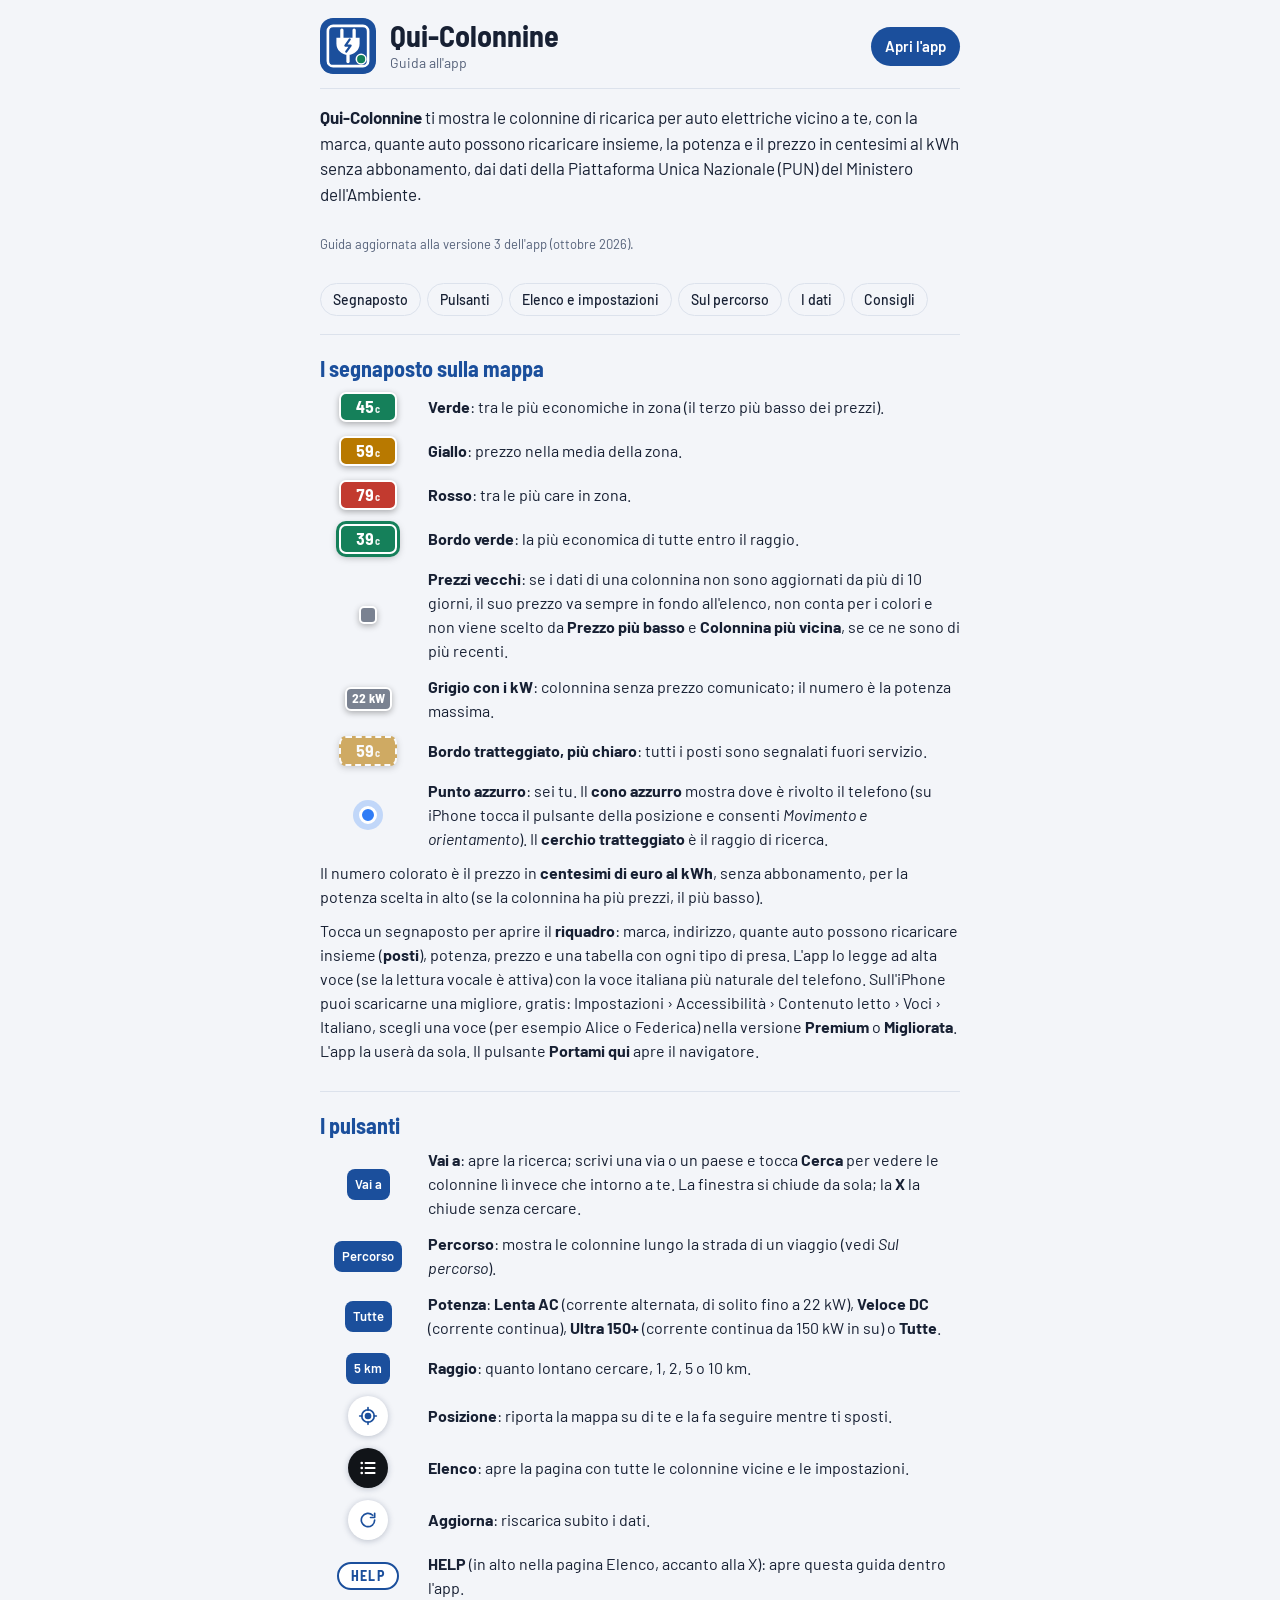
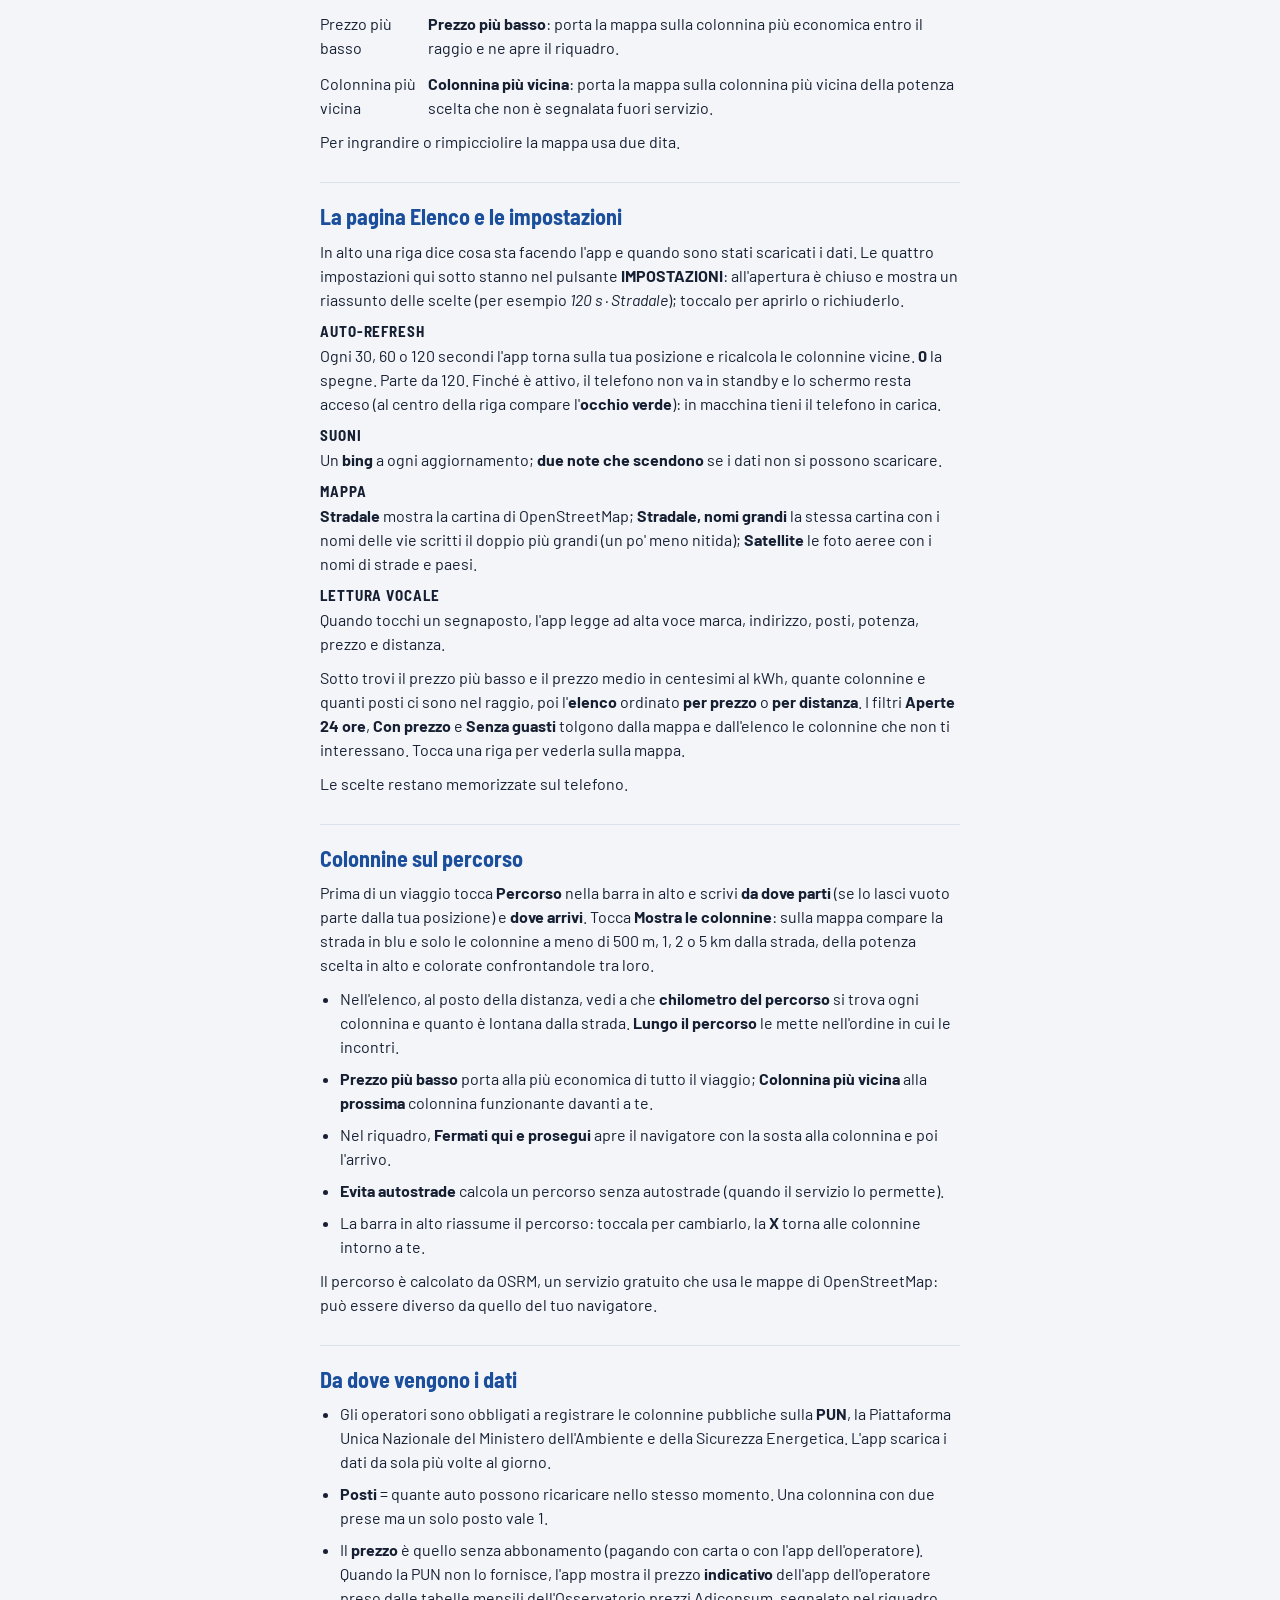
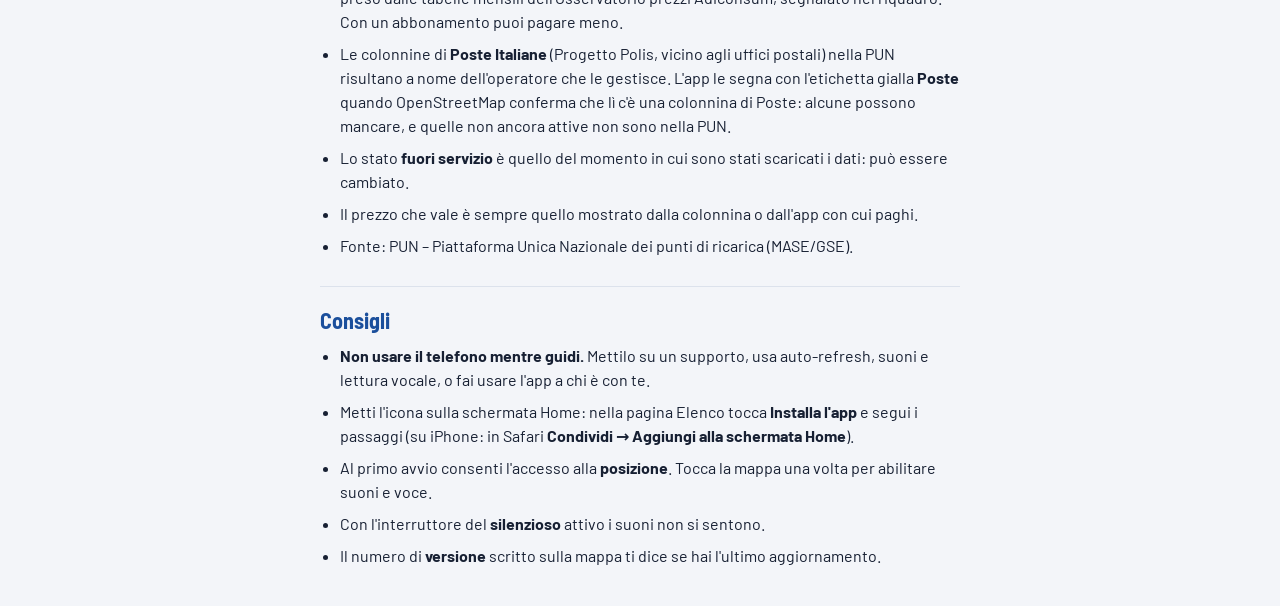
<file: guida.html>
<!doctype html>
<html lang="it">
<head>
  <meta charset="utf-8">
  <meta name="viewport" content="width=device-width, initial-scale=1, viewport-fit=cover">
  <title>Guida a Qui-Colonnine</title>
  <meta name="description" content="Come si usa Qui-Colonnine: segnaposto, pulsanti, elenco, impostazioni e provenienza dei dati">
  <meta name="theme-color" content="#1b4f9c">
  <link rel="icon" href="favicon-64.png" type="image/png">
  <link rel="apple-touch-icon" href="apple-touch-icon.png">
  <link rel="preconnect" href="https://fonts.googleapis.com">
  <link rel="preconnect" href="https://fonts.gstatic.com" crossorigin>
  <link rel="stylesheet" href="https://fonts.googleapis.com/css2?family=Barlow+Semi+Condensed:wght@600;700&family=Barlow:wght@400;500;600&display=swap">
  <style>
:root {
  --blu: #1b4f9c;
  --blu-scuro: #143c78;
  --libero: #15805a;
  --attenzione: #b87900;
  --pieno: #c23a2f;
  --osm: #5a6a86;
  --grigio: #7a8291;
  --bg: #f3f5f9;
  --superficie: #ffffff;
  --testo: #172033;
  --testo-2: #56627a;
  --bordo: #dce2ec;
  --ombra: 0 6px 24px rgba(20, 35, 70, .16);
  --font-display: "Barlow Semi Condensed", "Arial Narrow", system-ui, sans-serif;
  --font-body: "Barlow", system-ui, -apple-system, "Segoe UI", Roboto, sans-serif;
  --r: 14px;
  --su-colore: #ffffff;
  --barra: #1b4f9c;
  color-scheme: light;
}
@media (prefers-color-scheme: dark) {
  :root {
    --blu: #4f86dc;
    --blu-scuro: #3a6fc2;
    --libero: #3fbf8a;
    --attenzione: #e3a82d;
    --pieno: #ec6a5f;
    --osm: #93a2bf;
    --grigio: #8e97a6;
    --bg: #0f1522;
    --superficie: #182132;
    --testo: #e8edf6;
    --testo-2: #9eabc2;
    --bordo: #2a3650;
    --ombra: 0 6px 24px rgba(0, 0, 0, .45);
    --su-colore: #0c1220;
    --barra: #19386a;
    color-scheme: dark;
  }
  .mappa:not(.satellite) .leaflet-tile-pane { filter: brightness(.72) contrast(1.1) saturate(.7); }
}

* { box-sizing: border-box; }
html, body { height: 100%; margin: 0; }
body {
  background: var(--bg);
  color: var(--testo);
  font: 15px/1.4 var(--font-body);
  -webkit-font-smoothing: antialiased;
}
[hidden] { display: none !important; }
.sr-only { position: absolute; width: 1px; height: 1px; overflow: hidden; clip: rect(0 0 0 0); white-space: nowrap; }
button { font: inherit; color: inherit; cursor: pointer; }
:focus-visible { outline: 3px solid var(--blu); outline-offset: 2px; }
.mk {
  display: grid; place-items: center;
  width: 30px; height: 30px; border-radius: 7px;
  font: 700 16px/1 var(--font-display); color: #fff;
  background: var(--blu); border: 2px solid #fff;
  box-shadow: 0 2px 6px rgba(0,0,0,.3);
}
.mk.reale { width: auto; min-width: 30px; padding: 0 5px; font-variant-numeric: tabular-nums; }
.mk.blu { background: var(--blu); }
.mk.largo { width: 60px; height: 30px; }
.mk.verde { background: var(--libero); }
.mk.libero { background: var(--libero); }
.mk.quasi-pieno { background: var(--attenzione); }
.mk.pieno { background: var(--pieno); }
.mk.stallo { width: 14px; height: 14px; border-radius: 3px; border-width: 1.5px; font-size: 0; }
/* Rettangolo con il prezzo, colore per fascia di prezzo in zona */
.mk.prezzo { width: auto; min-width: 58px; height: 30px; padding: 0 6px; font-size: 17px; font-variant-numeric: tabular-nums; }
.mk.economico { background: var(--libero); }
.mk.medio { background: var(--attenzione); }
.mk.caro { background: var(--pieno); }
.mk.nd { width: 18px; height: 18px; border-radius: 5px; background: var(--grigio); font-size: 0; }
.mk.vecchio { border-style: dashed; opacity: .7; }
.mk.top { box-shadow: 0 0 0 3px var(--libero), 0 2px 8px rgba(0,0,0,.4); }
.mk.segn { width: 22px; height: 22px; border-radius: 50%; font-size: 0; background: var(--libero); }
.mk.segn.occupato { background: var(--pieno); }
.mk.segn.libero::after {
  content: ""; position: absolute; width: 22px; height: 22px; border-radius: 50%;
  border: 2px solid var(--libero); animation: pulsa 2s ease-out infinite;
}
@keyframes pulsa { from { transform: scale(1); opacity: .9; } to { transform: scale(2.2); opacity: 0; } }
.io {
  width: 18px; height: 18px; border-radius: 50%;
  background: #2f7cf6; border: 3px solid #fff; box-shadow: 0 0 0 6px rgba(47,124,246,.25);
}
.guida-corpo { gap: 18px; font-size: 16px; line-height: 1.5; }
.guida-corpo h3 { margin: 6px 0 10px; font: 700 22px/1.2 var(--font-display); color: var(--blu); }
.guida-corpo p { margin: 0 0 10px; }
.guida-corpo section { scroll-margin-top: 12px; border-top: 1px solid var(--bordo); padding-top: 14px; }
.g-intro { font-size: 17px; }
.g-versione { color: var(--testo-2); font-size: 13px; }
.g-indice { display: flex; flex-wrap: wrap; gap: 6px; }
.g-indice a {
  border: 1px solid var(--bordo); border-radius: 999px; padding: 5px 12px;
  color: var(--testo); text-decoration: none; font-size: 14px; font-weight: 500;
}
.g-lista { list-style: none; margin: 0 0 10px; padding: 0; display: flex; flex-direction: column; gap: 12px; }
.g-lista li { display: grid; grid-template-columns: 96px 1fr; gap: 12px; align-items: center; }
.g-lista li > div { min-width: 0; }
.g-segno { display: flex; justify-content: center; align-items: center; min-height: 32px; }
.g-segno .mk { position: relative; }
.g-linea { display: block; width: 64px; height: 6px; border-radius: 3px; background: #1b4f9c; opacity: .6; }
.g-barra {
  display: block; max-width: 96px; padding: 6px 8px; border-radius: 8px; background: var(--barra); color: #fff;
  font-size: 11px; white-space: nowrap; overflow: hidden; text-overflow: ellipsis;
}
.g-barra.corto { font-size: 13px; font-weight: 600; }
.g-fab {
  width: 40px; height: 40px; border-radius: 50%; display: grid; place-items: center;
  background: var(--superficie); color: var(--blu); box-shadow: 0 1px 6px rgba(20,35,70,.25);
}
.g-fab.nero { background: #111418; color: #fff; }
.g-fab.verde { background: var(--libero); color: var(--su-colore); }
.g-fab.rosso { background: var(--pieno); color: var(--su-colore); }
.g-fab.blu { background: var(--blu); color: var(--su-colore); }
.g-def { margin: 0 0 10px; }
.g-def dt { font: 700 15px/1.2 var(--font-display); letter-spacing: .06em; margin-top: 10px; }
.g-def dd { margin: 4px 0 0; }
.g-punti { margin: 0 0 10px; padding-left: 20px; display: flex; flex-direction: column; gap: 8px; }
.mk.prezzo small, .icona.prezzo small { font-size: .62em; margin-left: 1px; opacity: .9; }
.mk.kw {
  width: auto; min-width: 44px; height: 24px; padding: 0 5px; border-radius: 6px;
  background: var(--grigio); font-size: 13px; font-variant-numeric: tabular-nums; white-space: nowrap;
}
.mk.guasta { border-style: dashed; opacity: .6; }

html, body { height: auto; }
body { padding: 0 16px; }
.testa { max-width: 640px; margin: 0 auto; padding: calc(18px + env(safe-area-inset-top, 0px)) 0 14px; display: flex; align-items: center; gap: 14px; border-bottom: 1px solid var(--bordo); }
.testa svg { flex: none; border-radius: 13px; }
.testa h1 { margin: 0; font: 700 30px/1 var(--font-display); }
.testa p { margin: 3px 0 0; color: var(--testo-2); font-size: 14px; }
.apri { margin-left: auto; flex: none; background: var(--blu); color: #fff; text-decoration: none; font-weight: 600; padding: 9px 14px; border-radius: 999px; }
.guida-corpo { display: flex; flex-direction: column; max-width: 640px; margin: 0 auto; padding: 16px 0 calc(28px + env(safe-area-inset-bottom, 0px)); }
.guida-corpo a { color: var(--blu); }
.g-indice a { color: var(--testo); }
@media (max-width: 420px) { .testa p { display: none; } .testa h1 { font-size: 26px; } }

.btn-help {
  margin-left: auto; border: 2px solid var(--blu); border-radius: 999px;
  padding: 6px 18px; min-height: 40px; background: var(--superficie); color: var(--blu);
  font: 700 17px/1 var(--font-display); letter-spacing: .08em;
}
.btn-help.g-help { margin-left: 0; min-height: 0; display: inline-block; font-size: 14px; padding: 5px 12px; }
  </style>
</head>
<body>
  <header class="testa">
    <svg width="56" height="56" aria-hidden="true" xmlns="http://www.w3.org/2000/svg" viewBox="0 0 512 512"><rect width="512" height="512" rx="96" fill="#1b4f9c"/><rect x="72" y="72" width="368" height="368" rx="48" fill="none" stroke="#fff" stroke-width="24"/><path d="M200 110v70M312 110v70" stroke="#fff" stroke-width="30" stroke-linecap="round"/><path d="M150 180h212v52a106 106 0 0 1-212 0z" fill="#fff"/><path d="M272 196l-40 56h48l-40 56" fill="none" stroke="#1b4f9c" stroke-width="20" stroke-linecap="round" stroke-linejoin="round"/><path d="M256 338v60" stroke="#fff" stroke-width="30" stroke-linecap="round"/><circle cx="376" cy="376" r="44" fill="#15805a" stroke="#fff" stroke-width="14"/></svg>

    <div>
      <h1>Qui-Colonnine</h1>
      <p>Guida all'app</p>
    </div>
    <a class="apri" href="https://quivicino.github.io/Colonnine/">Apri l'app</a>
  </header>
  <main class="guida-corpo">
        <p class="g-intro"><b>Qui-Colonnine</b> ti mostra le colonnine di ricarica per auto elettriche vicino a te, con la marca,
          quante auto possono ricaricare insieme, la potenza e il prezzo in centesimi al kWh senza abbonamento,
          dai dati della Piattaforma Unica Nazionale (PUN) del Ministero dell'Ambiente.</p>
        <p class="g-versione">Guida aggiornata alla versione 3 dell'app (ottobre 2026).</p>

        <nav class="g-indice" aria-label="Argomenti">
          <a href="#g-mappa">Segnaposto</a><a href="#g-pulsanti">Pulsanti</a><a href="#g-elenco">Elenco e impostazioni</a>
          <a href="#g-percorso">Sul percorso</a><a href="#g-prezzi">I dati</a><a href="#g-consigli">Consigli</a>
        </nav>

        <section id="g-mappa">
          <h3>I segnaposto sulla mappa</h3>
          <ul class="g-lista">
            <li><span class="g-segno"><span class="mk prezzo economico"><span>45<small>c</small></span></span></span><div><b>Verde</b>: tra le più economiche in zona (il terzo più basso dei prezzi).</div></li>
            <li><span class="g-segno"><span class="mk prezzo medio"><span>59<small>c</small></span></span></span><div><b>Giallo</b>: prezzo nella media della zona.</div></li>
            <li><span class="g-segno"><span class="mk prezzo caro"><span>79<small>c</small></span></span></span><div><b>Rosso</b>: tra le più care in zona.</div></li>
            <li><span class="g-segno"><span class="mk prezzo economico top"><span>39<small>c</small></span></span></span><div><b>Bordo verde</b>: la più economica di tutte entro il raggio.</div></li>
            <li><span class="g-segno"><span class="mk nd"></span></span><div><b>Prezzi vecchi</b>: se i dati di una colonnina non sono aggiornati da più di 10 giorni, il suo prezzo va sempre in fondo all'elenco, non conta per i colori e non viene scelto da <b>Prezzo più basso</b> e <b>Colonnina più vicina</b>, se ce ne sono di più recenti.</div></li>
            <li><span class="g-segno"><span class="mk kw">22 kW</span></span><div><b>Grigio con i kW</b>: colonnina senza prezzo comunicato; il numero è la potenza massima.</div></li>
            <li><span class="g-segno"><span class="mk prezzo medio guasta"><span>59<small>c</small></span></span></span><div><b>Bordo tratteggiato, più chiaro</b>: tutti i posti sono segnalati fuori servizio.</div></li>
            <li><span class="g-segno"><span class="io"></span></span><div><b>Punto azzurro</b>: sei tu. Il <b>cono azzurro</b> mostra dove è rivolto il telefono (su iPhone tocca il pulsante della posizione e consenti <i>Movimento e orientamento</i>). Il <b>cerchio tratteggiato</b> è il raggio di ricerca.</div></li>
          </ul>
          <p>Il numero colorato è il prezzo in <b>centesimi di euro al kWh</b>, senza abbonamento, per la potenza scelta in alto
            (se la colonnina ha più prezzi, il più basso).</p>
          <p>Tocca un segnaposto per aprire il <b>riquadro</b>: marca, indirizzo, quante auto possono ricaricare insieme (<b>posti</b>),
            potenza, prezzo e una tabella con ogni tipo di presa. L'app lo legge ad alta voce (se la lettura vocale è attiva)
            con la voce italiana più naturale del telefono. Sull'iPhone puoi scaricarne una migliore, gratis:
            Impostazioni › Accessibilità › Contenuto letto › Voci › Italiano, scegli una voce (per esempio Alice o Federica)
            nella versione <b>Premium</b> o <b>Migliorata</b>. L'app la userà da sola.
            Il pulsante <b>Portami qui</b> apre il navigatore.</p>
        </section>

        <section id="g-pulsanti">
          <h3>I pulsanti</h3>
          <ul class="g-lista">
            <li><span class="g-segno"><span class="g-barra corto">Vai a</span></span><div><b>Vai a</b>: apre la ricerca; scrivi una via o un paese e tocca <b>Cerca</b> per vedere le colonnine lì invece che intorno a te. La finestra si chiude da sola; la <b>X</b> la chiude senza cercare.</div></li>
            <li><span class="g-segno"><span class="g-barra corto">Percorso</span></span><div><b>Percorso</b>: mostra le colonnine lungo la strada di un viaggio (vedi <i>Sul percorso</i>).</div></li>
            <li><span class="g-segno"><span class="g-barra corto">Tutte</span></span><div><b>Potenza</b>: <b>Lenta AC</b> (corrente alternata, di solito fino a 22 kW), <b>Veloce DC</b> (corrente continua),
              <b>Ultra 150+</b> (corrente continua da 150 kW in su) o <b>Tutte</b>.</div></li>
            <li><span class="g-segno"><span class="g-barra corto">5 km</span></span><div><b>Raggio</b>: quanto lontano cercare, 1, 2, 5 o 10 km.</div></li>
            <li><span class="g-segno"><span class="g-fab"><svg viewBox="0 0 24 24" width="20" height="20" aria-hidden="true"><circle cx="12" cy="12" r="4" fill="currentColor"/><path d="M12 2v3M12 19v3M2 12h3M19 12h3" stroke="currentColor" stroke-width="2" stroke-linecap="round"/><circle cx="12" cy="12" r="7.5" fill="none" stroke="currentColor" stroke-width="2"/></svg></span></span><div><b>Posizione</b>: riporta la mappa su di te e la fa seguire mentre ti sposti.</div></li>
            <li><span class="g-segno"><span class="g-fab nero"><svg viewBox="0 0 24 24" width="20" height="20" aria-hidden="true"><path d="M9 6h11M9 12h11M9 18h11" stroke="currentColor" stroke-width="2.2" stroke-linecap="round"/><circle cx="4.5" cy="6" r="1.6" fill="currentColor"/><circle cx="4.5" cy="12" r="1.6" fill="currentColor"/><circle cx="4.5" cy="18" r="1.6" fill="currentColor"/></svg></span></span><div><b>Elenco</b>: apre la pagina con tutte le colonnine vicine e le impostazioni.</div></li>
            <li><span class="g-segno"><span class="g-fab"><svg viewBox="0 0 24 24" width="20" height="20" aria-hidden="true"><path d="M20 12a8 8 0 1 1-2.34-5.66M20 4v5h-5" fill="none" stroke="currentColor" stroke-width="2" stroke-linecap="round" stroke-linejoin="round"/></svg></span></span><div><b>Aggiorna</b>: riscarica subito i dati.</div></li>
            <li><span class="g-segno"><span class="btn-help g-help">HELP</span></span><div><b>HELP</b> (in alto nella pagina Elenco, accanto alla X): apre questa guida dentro l'app.</div></li>
            <li><span class="g-segno"><span class="g-pill verde">Prezzo più basso</span></span><div><b>Prezzo più basso</b>: porta la mappa sulla colonnina più economica entro il raggio e ne apre il riquadro.</div></li>
            <li><span class="g-segno"><span class="g-pill blu">Colonnina più vicina</span></span><div><b>Colonnina più vicina</b>: porta la mappa sulla colonnina più vicina della potenza scelta che non è segnalata fuori servizio.</div></li>
          </ul>
          <p>Per ingrandire o rimpicciolire la mappa usa due dita.</p>
        </section>

        <section id="g-elenco">
          <h3>La pagina Elenco e le impostazioni</h3>
          <p>In alto una riga dice cosa sta facendo l'app e quando sono stati scaricati i dati. Le quattro impostazioni qui sotto stanno nel pulsante <b>IMPOSTAZIONI</b>:
            all'apertura è chiuso e mostra un riassunto delle scelte (per esempio <i>120 s · Stradale</i>); toccalo per aprirlo o richiuderlo.</p>
          <dl class="g-def">
            <dt>AUTO-REFRESH</dt>
            <dd>Ogni 30, 60 o 120 secondi l'app torna sulla tua posizione e ricalcola le colonnine vicine. <b>0</b> la spegne. Parte da 120.
              Finché è attivo, il telefono non va in standby e lo schermo resta acceso
              (al centro della riga compare l'<b>occhio verde</b>):
              in macchina tieni il telefono in carica.</dd>
            <dt>SUONI</dt>
            <dd>Un <b>bing</b> a ogni aggiornamento; <b>due note che scendono</b> se i dati non si possono scaricare.</dd>
            <dt>MAPPA</dt>
            <dd><b>Stradale</b> mostra la cartina di OpenStreetMap; <b>Stradale, nomi grandi</b> la stessa cartina con i nomi delle vie scritti il doppio più grandi (un po' meno nitida); <b>Satellite</b> le foto aeree con i nomi di strade e paesi.</dd>
            <dt>LETTURA VOCALE</dt>
            <dd>Quando tocchi un segnaposto, l'app legge ad alta voce marca, indirizzo, posti, potenza, prezzo e distanza.</dd>
          </dl>
          <p>Sotto trovi il prezzo più basso e il prezzo medio in centesimi al kWh, quante colonnine e quanti posti ci sono nel raggio, poi l'<b>elenco</b>
            ordinato <b>per prezzo</b> o <b>per distanza</b>. I filtri <b>Aperte 24 ore</b>, <b>Con prezzo</b> e <b>Senza guasti</b>
            tolgono dalla mappa e dall'elenco le colonnine che non ti interessano. Tocca una riga per vederla sulla mappa.</p>
          <p>Le scelte restano memorizzate sul telefono.</p>
        </section>

        <section id="g-percorso">
          <h3>Colonnine sul percorso</h3>
          <p>Prima di un viaggio tocca <b>Percorso</b> nella barra in alto e scrivi <b>da dove parti</b> (se lo lasci vuoto parte dalla tua posizione) e <b>dove arrivi</b>.
            Tocca <b>Mostra le colonnine</b>: sulla mappa compare la strada in blu e solo le colonnine a meno di 500 m, 1, 2 o 5 km dalla strada,
            della potenza scelta in alto e colorate confrontandole tra loro.</p>
          <ul class="g-punti">
            <li>Nell'elenco, al posto della distanza, vedi a che <b>chilometro del percorso</b> si trova ogni colonnina e quanto è lontana dalla strada.
              <b>Lungo il percorso</b> le mette nell'ordine in cui le incontri.</li>
            <li><b>Prezzo più basso</b> porta alla più economica di tutto il viaggio; <b>Colonnina più vicina</b> alla <b>prossima</b> colonnina funzionante davanti a te.</li>
            <li>Nel riquadro, <b>Fermati qui e prosegui</b> apre il navigatore con la sosta alla colonnina e poi l'arrivo.</li>
            <li><b>Evita autostrade</b> calcola un percorso senza autostrade (quando il servizio lo permette).</li>
            <li>La barra in alto riassume il percorso: toccala per cambiarlo, la <b>X</b> torna alle colonnine intorno a te.</li>
          </ul>
          <p>Il percorso è calcolato da OSRM, un servizio gratuito che usa le mappe di OpenStreetMap: può essere diverso da quello del tuo navigatore.</p>
        </section>

        <section id="g-prezzi">
          <h3>Da dove vengono i dati</h3>
          <ul class="g-punti">
            <li>Gli operatori sono obbligati a registrare le colonnine pubbliche sulla <b>PUN</b>, la Piattaforma Unica Nazionale
              del Ministero dell'Ambiente e della Sicurezza Energetica. L'app scarica i dati da sola più volte al giorno.</li>
            <li><b>Posti</b> = quante auto possono ricaricare nello stesso momento. Una colonnina con due prese ma un solo posto vale 1.</li>
            <li>Il <b>prezzo</b> è quello senza abbonamento (pagando con carta o con l'app dell'operatore). Quando la PUN non lo fornisce,
              l'app mostra il prezzo <b>indicativo</b> dell'app dell'operatore preso dalle tabelle mensili dell'Osservatorio prezzi Adiconsum, segnalato nel riquadro. Con un abbonamento puoi pagare meno.</li>
            <li>Le colonnine di <b>Poste Italiane</b> (Progetto Polis, vicino agli uffici postali) nella PUN risultano a nome dell'operatore che le gestisce. L'app le segna con l'etichetta gialla <b>Poste</b> quando OpenStreetMap conferma che lì c'è una colonnina di Poste: alcune possono mancare, e quelle non ancora attive non sono nella PUN.</li>
            <li>Lo stato <b>fuori servizio</b> è quello del momento in cui sono stati scaricati i dati: può essere cambiato.</li>
            <li>Il prezzo che vale è sempre quello mostrato dalla colonnina o dall'app con cui paghi.</li>
            <li>Fonte: PUN – Piattaforma Unica Nazionale dei punti di ricarica (MASE/GSE).</li>
          </ul>
        </section>

        <section id="g-consigli">
          <h3>Consigli</h3>
          <ul class="g-punti">
            <li><b>Non usare il telefono mentre guidi.</b> Mettilo su un supporto, usa auto-refresh, suoni e lettura vocale, o fai usare l'app a chi è con te.</li>
            <li>Metti l'icona sulla schermata Home: nella pagina Elenco tocca <b>Installa l'app</b> e segui i passaggi (su iPhone: in Safari <b>Condividi → Aggiungi alla schermata Home</b>).</li>
            <li>Al primo avvio consenti l'accesso alla <b>posizione</b>. Tocca la mappa una volta per abilitare suoni e voce.</li>
            <li>Con l'interruttore del <b>silenzioso</b> attivo i suoni non si sentono.</li>
            <li>Il numero di <b>versione</b> scritto sulla mappa ti dice se hai l'ultimo aggiornamento.</li>
          </ul>
        </section>
      </main>
  <!-- Statistiche d'uso anonime, senza cookie: https://colonnine.goatcounter.com
       I dispositivi del team (segnati una volta aprendo l'app con ?gc_team=nome-dispositivo,
       tolti con ?gc_team=off) contano a parte su https://quivicino-team.goatcounter.com -->
  <script>
    (function () {
      var endpoint = "https://colonnine.goatcounter.com/count";
      try {
        var q = new URLSearchParams(location.search).get("gc_team");
        if (q === "off") { localStorage.removeItem("gc_team"); alert("Questo dispositivo ora conta come un visitatore normale."); }
        else if (q) {
          q = q.toLowerCase().replace(/[^a-z0-9-]/g, "");
          if (q) { localStorage.setItem("gc_team", q); alert("Dispositivo segnato come \u201c" + q + "\u201d: le visite contano a parte."); }
        }
        var team = localStorage.getItem("gc_team");
        if (team) {
          endpoint = "https://quivicino-team.goatcounter.com/count";
          window.goatcounter = { path: function (p) { return "/" + team + p.split("?")[0]; } };
        }
      } catch (e) {}
      var s = document.createElement("script");
      s.async = true;
      s.src = "https://gc.zgo.at/count.js";
      s.setAttribute("data-goatcounter", endpoint);
      document.head.appendChild(s);
    })();
  </script>
</body>
</html>
</file>
